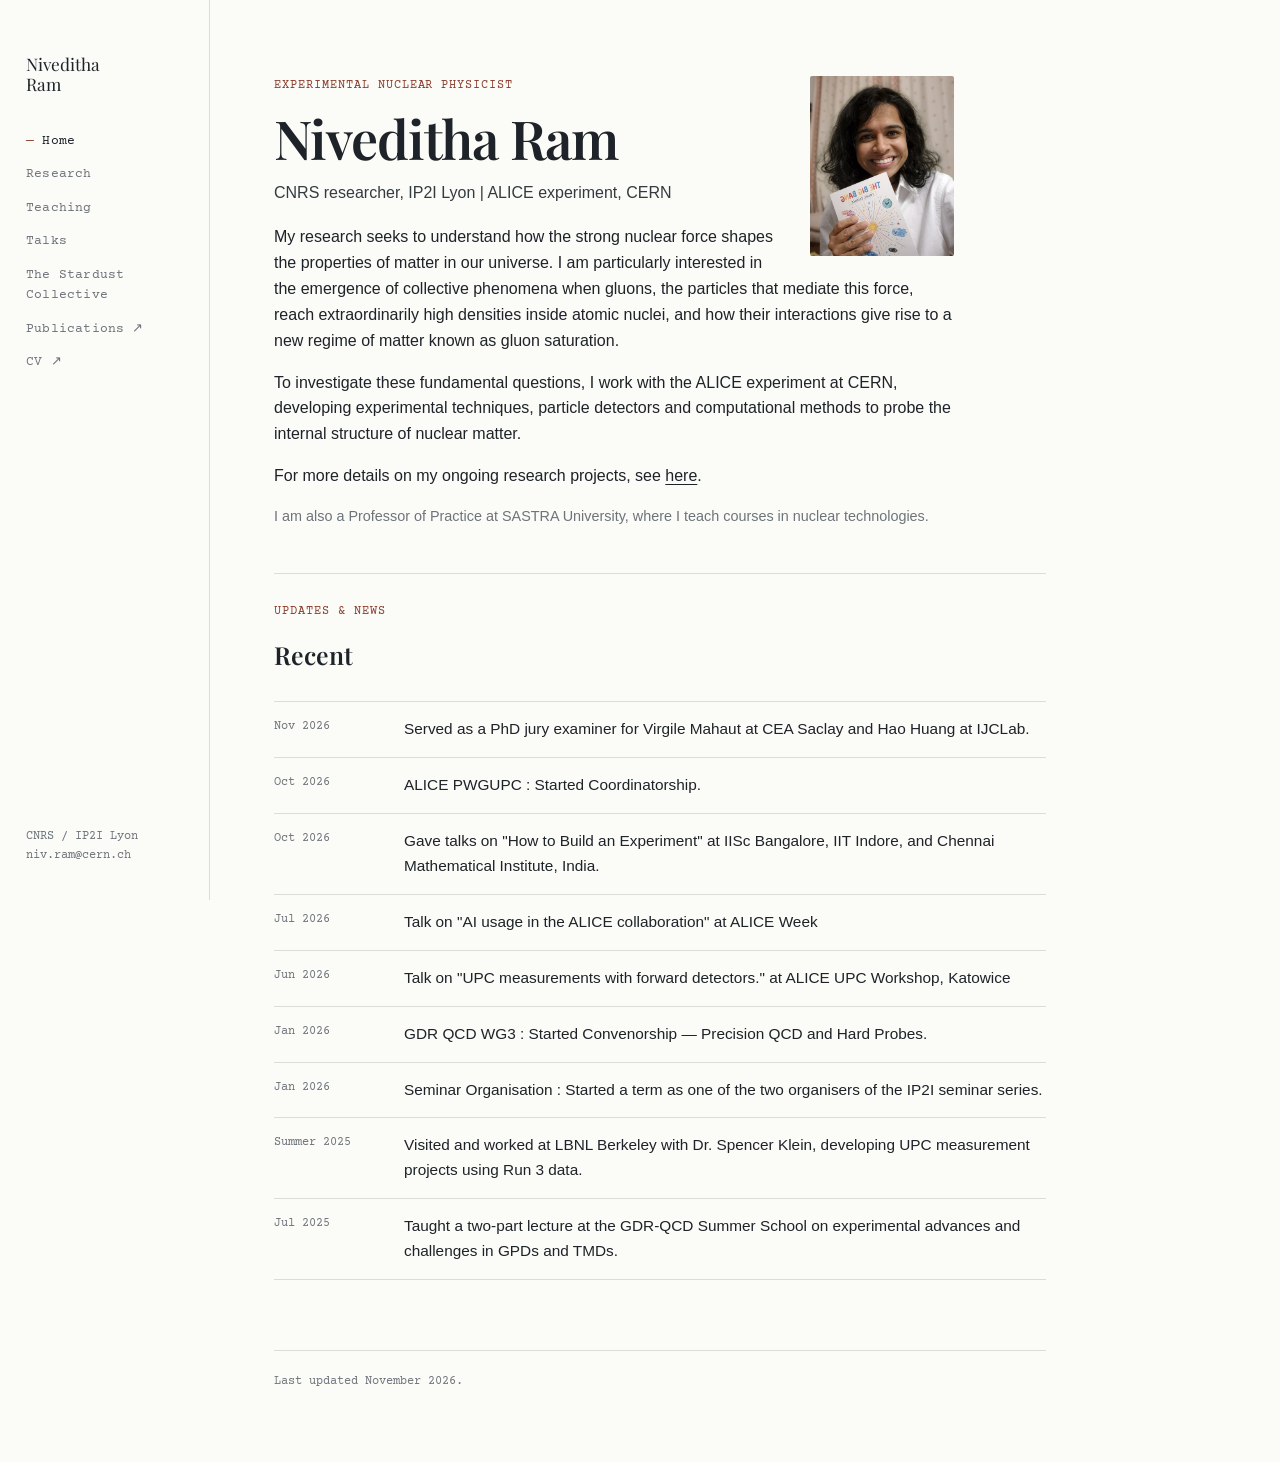
<file: index.html>
<!doctype html>
<html lang="en">
<head>
  <meta charset="utf-8">
  <meta name="viewport" content="width=device-width,initial-scale=1">
  <meta name="description" content="Niveditha Ram — experimental nuclear physicist at CNRS/IP2I Lyon.">
  <title>Niveditha Ram</title>
  <link rel="stylesheet" href="style.css?v=20261126-flow">
</head>

<body>
<div class="layout">

  <aside class="sidebar">
    <a class="site-name" href="index.html">Niveditha<br>Ram</a>

    <nav class="nav" aria-label="Main navigation">
      <a class="active" href="index.html">Home</a>
      <a href="research.html">Research</a>
      <a href="teaching.html">Teaching</a>
      <a href="talks.html">Talks</a>
      <a href="stardust.html">The Stardust Collective</a>
      <a href="https://inspirehep.net/authors/1883829" target="_blank" rel="noopener">Publications ↗</a>
      <a href="assets/Niveditha_Ramasubramanian_CV.pdf">CV ↗</a>
    </nav>

    <div class="sidebar-foot">
      CNRS / IP2I Lyon<br>
      niv.ram@cern.ch
    </div>
  </aside>

  <main class="home">

    <section class="home-intro">
      <figure class="portrait">
        <img
          src="assets/profile.jpg"
          alt="Portrait of Niveditha Ram"
          onerror="this.parentElement.style.display='none'"
        >
      </figure>

      <div class="eyebrow">Experimental Nuclear Physicist</div>

      <h1>Niveditha Ram</h1>

      <p class="lede">
        CNRS researcher, IP2I Lyon | ALICE experiment, CERN
      </p>

      <div class="prose research-overview">
        <p>
          My research seeks to understand how the strong nuclear force shapes the properties of
          matter in our universe. I am particularly interested in the emergence of collective
          phenomena when gluons, the particles that mediate this force, reach extraordinarily
          high densities inside atomic nuclei, and how their interactions give rise to a new
          regime of matter known as gluon saturation.
        </p>

        <p>
          To investigate these fundamental questions, I work with the ALICE experiment at CERN,
          developing experimental techniques, particle detectors and computational methods to
          probe the internal structure of nuclear matter.
        </p>

        <p>
          For more details on my ongoing research projects, see <a href="research.html">here</a>.
        </p>

        <p class="small">
          I am also a Professor of Practice at SASTRA University, where I teach courses in
          nuclear technologies.
        </p>
      </div>
    </section>


    <section class="section" id="news">
      <div class="eyebrow">Updates &amp; news</div>

      <h2>Recent</h2>

      <div class="news">

        <div class="news-row">
          <div class="news-date">Nov 2026</div>
          <div class="news-copy">
            Served as a PhD jury examiner for Virgile Mahaut at CEA Saclay
            and Hao Huang at IJCLab.
          </div>
        </div>

        <div class="news-row">
          <div class="news-date">Oct 2026</div>
          <div class="news-copy">
            ALICE PWGUPC : Started Coordinatorship.
          </div>
        </div>

        <div class="news-row">
          <div class="news-date">Oct 2026</div>
          <div class="news-copy">
            Gave talks on "How to Build an Experiment" at IISc Bangalore, IIT Indore,
            and Chennai Mathematical Institute, India.
          </div>
        </div>

        <div class="news-row">
          <div class="news-date">Jul 2026</div>
          <div class="news-copy">
            Talk on "AI usage in the ALICE collaboration" at ALICE Week
          </div>
        </div>

        <div class="news-row">
          <div class="news-date">Jun 2026</div>
          <div class="news-copy">
            Talk on "UPC measurements with forward detectors." at ALICE UPC Workshop, Katowice 
          </div>
        </div>

        <div class="news-row">
          <div class="news-date">Jan 2026</div>
          <div class="news-copy">
           GDR QCD WG3 : Started Convenorship — Precision QCD and Hard Probes.
          </div>
        </div>

        <div class="news-row">
          <div class="news-date">Jan 2026</div>
          <div class="news-copy">
         Seminar Organisation : Started a term as one of the two organisers of the IP2I seminar series.
          </div>
        </div>

        <div class="news-row">
          <div class="news-date">Summer 2025</div>
          <div class="news-copy">
       Visited and worked at LBNL Berkeley with Dr. Spencer Klein, developing UPC measurement projects using Run 3 data.
          </div>
        </div>

        <div class="news-row">
          <div class="news-date">Jul 2025</div>
          <div class="news-copy">
            Taught a two-part lecture at the GDR-QCD Summer School on experimental advances
            and challenges in GPDs and TMDs.
          </div>
        </div>

      </div>
    </section>


    <div class="footer">
      Last updated November 2026.
    </div>

  </main>
</div>
</body>
</html>
</file>
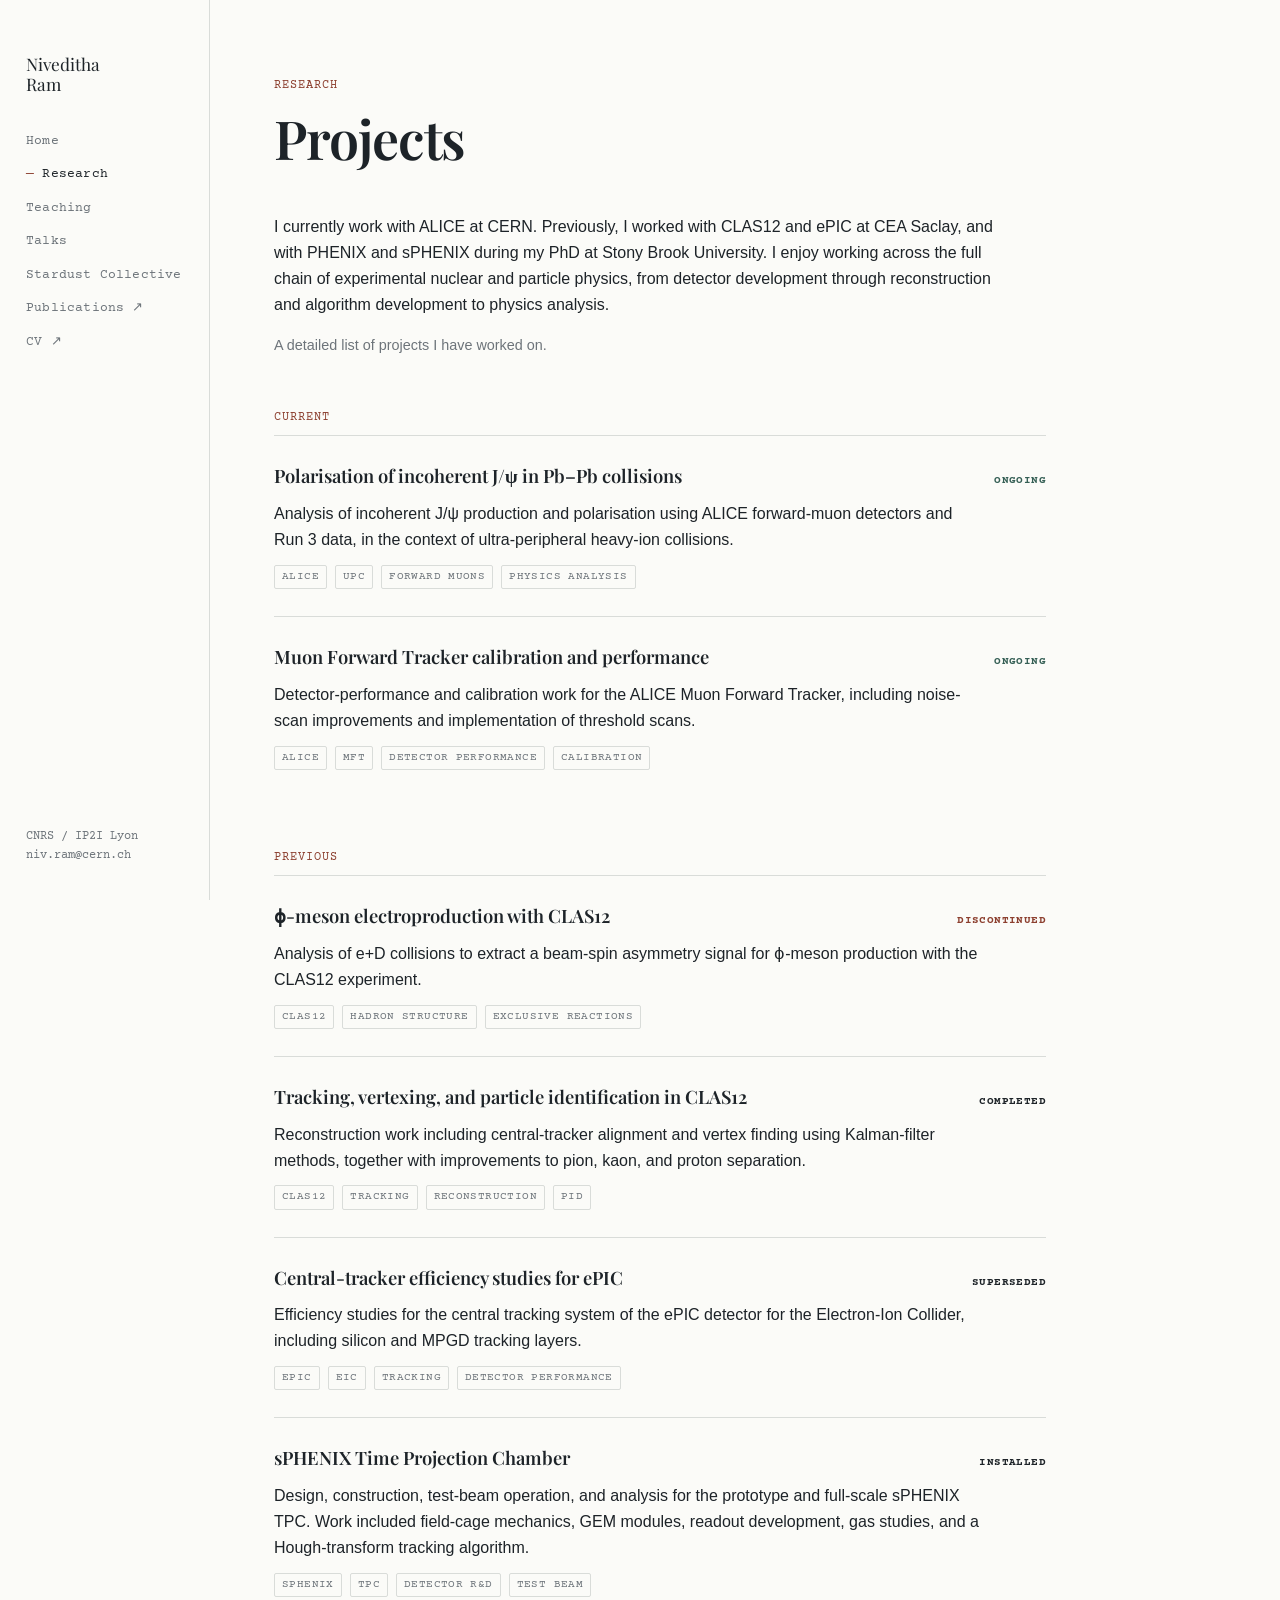
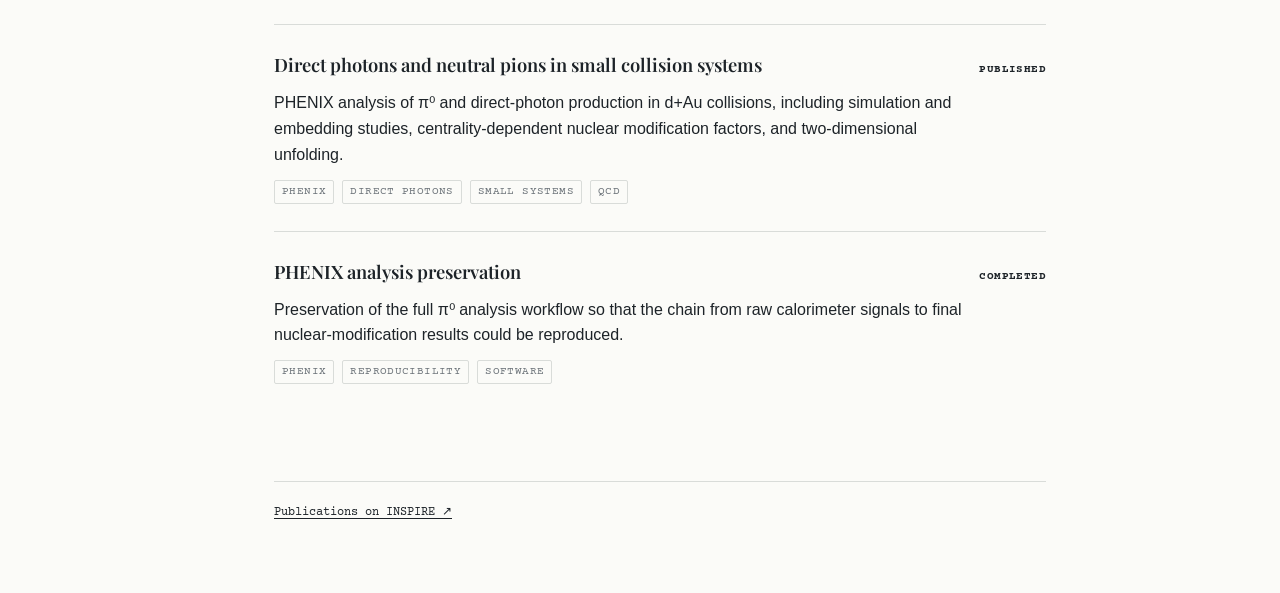
<file: research.html>
<!doctype html>
<html lang="en">
<head>
  <meta charset="utf-8">
  <meta name="viewport" content="width=device-width,initial-scale=1">
  <title>Research — Niveditha Ram</title>
  <link rel="stylesheet" href="style.css">
</head>

<body>
<div class="layout">

  <aside class="sidebar">
    <a class="site-name" href="index.html">Niveditha<br>Ram</a>

    <nav class="nav">
      <a href="index.html">Home</a>
      <a class="active" href="research.html">Research</a>
      <a href="teaching.html">Teaching</a>
      <a href="talks.html">Talks</a>
      <a href="stardust.html">Stardust Collective</a>
      <a href="https://inspirehep.net/authors/1883829" target="_blank" rel="noopener">Publications ↗</a>
      <a href="assets/Niveditha_Ramasubramanian_CV.pdf">CV ↗</a>
    </nav>

    <div class="sidebar-foot">
      CNRS / IP2I Lyon<br>
      niv.ram@cern.ch
    </div>
  </aside>

  <main>

    <header class="page-header">
      <div class="eyebrow">Research</div>
      <h1>Projects</h1>
    </header>

    <div class="prose">
      <p>
        I currently work with ALICE at CERN. Previously, I worked with CLAS12 and ePIC at
        CEA Saclay, and with PHENIX and sPHENIX during my PhD at Stony Brook University.
        I enjoy working across the full chain of experimental nuclear and particle physics,
        from detector development through reconstruction and algorithm development to physics analysis.
      </p>

      <p class="small">A detailed list of projects I have worked on.</p>
    </div>

    <div class="group-title">Current</div>

    <article class="project">
      <div class="project-top">
        <h3>Polarisation of incoherent J/ψ in Pb–Pb collisions</h3>
        <div class="meta">
          <span class="status ongoing">ongoing</span>
        </div>
      </div>

      <p>
        Analysis of incoherent J/ψ production and polarisation using ALICE forward-muon detectors
        and Run 3 data, in the context of ultra-peripheral heavy-ion collisions.
      </p>

      <div class="meta">
        <span class="tag">ALICE</span>
        <span class="tag">UPC</span>
        <span class="tag">forward muons</span>
        <span class="tag">physics analysis</span>
      </div>
    </article>


    <article class="project">
      <div class="project-top">
        <h3>Muon Forward Tracker calibration and performance</h3>
        <div class="meta">
          <span class="status ongoing">ongoing</span>
        </div>
      </div>

      <p>
        Detector-performance and calibration work for the ALICE Muon Forward Tracker,
        including noise-scan improvements and implementation of threshold scans.
      </p>

      <div class="meta">
        <span class="tag">ALICE</span>
        <span class="tag">MFT</span>
        <span class="tag">detector performance</span>
        <span class="tag">calibration</span>
      </div>
    </article>


    <div class="group-title">Previous</div>


    <article class="project">
      <div class="project-top">
        <h3>ϕ-meson electroproduction with CLAS12</h3>
        <div class="meta">
          <span class="status discontinued">discontinued</span>
        </div>
      </div>

      <p>
        Analysis of e+D collisions to extract a beam-spin asymmetry signal for ϕ-meson
        production with the CLAS12 experiment.
      </p>

      <div class="meta">
        <span class="tag">CLAS12</span>
        <span class="tag">hadron structure</span>
        <span class="tag">exclusive reactions</span>
      </div>
    </article>


    <article class="project">
      <div class="project-top">
        <h3>Tracking, vertexing, and particle identification in CLAS12</h3>
        <div class="meta">
          <span class="status completed">completed</span>
        </div>
      </div>

      <p>
        Reconstruction work including central-tracker alignment and vertex finding using
        Kalman-filter methods, together with improvements to pion, kaon, and proton separation.
      </p>

      <div class="meta">
        <span class="tag">CLAS12</span>
        <span class="tag">tracking</span>
        <span class="tag">reconstruction</span>
        <span class="tag">PID</span>
      </div>
    </article>


    <article class="project">
      <div class="project-top">
        <h3>Central-tracker efficiency studies for ePIC</h3>
        <div class="meta">
          <span class="status superseded">superseded</span>
        </div>
      </div>

      <p>
        Efficiency studies for the central tracking system of the ePIC detector for the
        Electron-Ion Collider, including silicon and MPGD tracking layers.
      </p>

      <div class="meta">
        <span class="tag">ePIC</span>
        <span class="tag">EIC</span>
        <span class="tag">tracking</span>
        <span class="tag">detector performance</span>
      </div>
    </article>


    <article class="project">
      <div class="project-top">
        <h3>sPHENIX Time Projection Chamber</h3>
        <div class="meta">
          <span class="status installed">installed</span>
        </div>
      </div>

      <p>
        Design, construction, test-beam operation, and analysis for the prototype and full-scale
        sPHENIX TPC. Work included field-cage mechanics, GEM modules, readout development,
        gas studies, and a Hough-transform tracking algorithm.
      </p>

      <div class="meta">
        <span class="tag">sPHENIX</span>
        <span class="tag">TPC</span>
        <span class="tag">detector R&amp;D</span>
        <span class="tag">test beam</span>
      </div>
    </article>


    <article class="project">
      <div class="project-top">
        <h3>Direct photons and neutral pions in small collision systems</h3>
        <div class="meta">
          <span class="status published">published</span>
        </div>
      </div>

      <p>
        PHENIX analysis of π⁰ and direct-photon production in d+Au collisions, including
        simulation and embedding studies, centrality-dependent nuclear modification factors,
        and two-dimensional unfolding.
      </p>

      <div class="meta">
        <span class="tag">PHENIX</span>
        <span class="tag">direct photons</span>
        <span class="tag">small systems</span>
        <span class="tag">QCD</span>
      </div>
    </article>


    <article class="project">
      <div class="project-top">
        <h3>PHENIX analysis preservation</h3>
        <div class="meta">
          <span class="status completed">completed</span>
        </div>
      </div>

      <p>
        Preservation of the full π⁰ analysis workflow so that the chain from raw calorimeter
        signals to final nuclear-modification results could be reproduced.
      </p>

      <div class="meta">
        <span class="tag">PHENIX</span>
        <span class="tag">reproducibility</span>
        <span class="tag">software</span>
      </div>
    </article>


    <div class="footer">
      <a href="https://inspirehep.net/authors/1883829" target="_blank" rel="noopener">
        Publications on INSPIRE ↗
      </a>
    </div>

  </main>
</div>
</body>
</html>
</file>
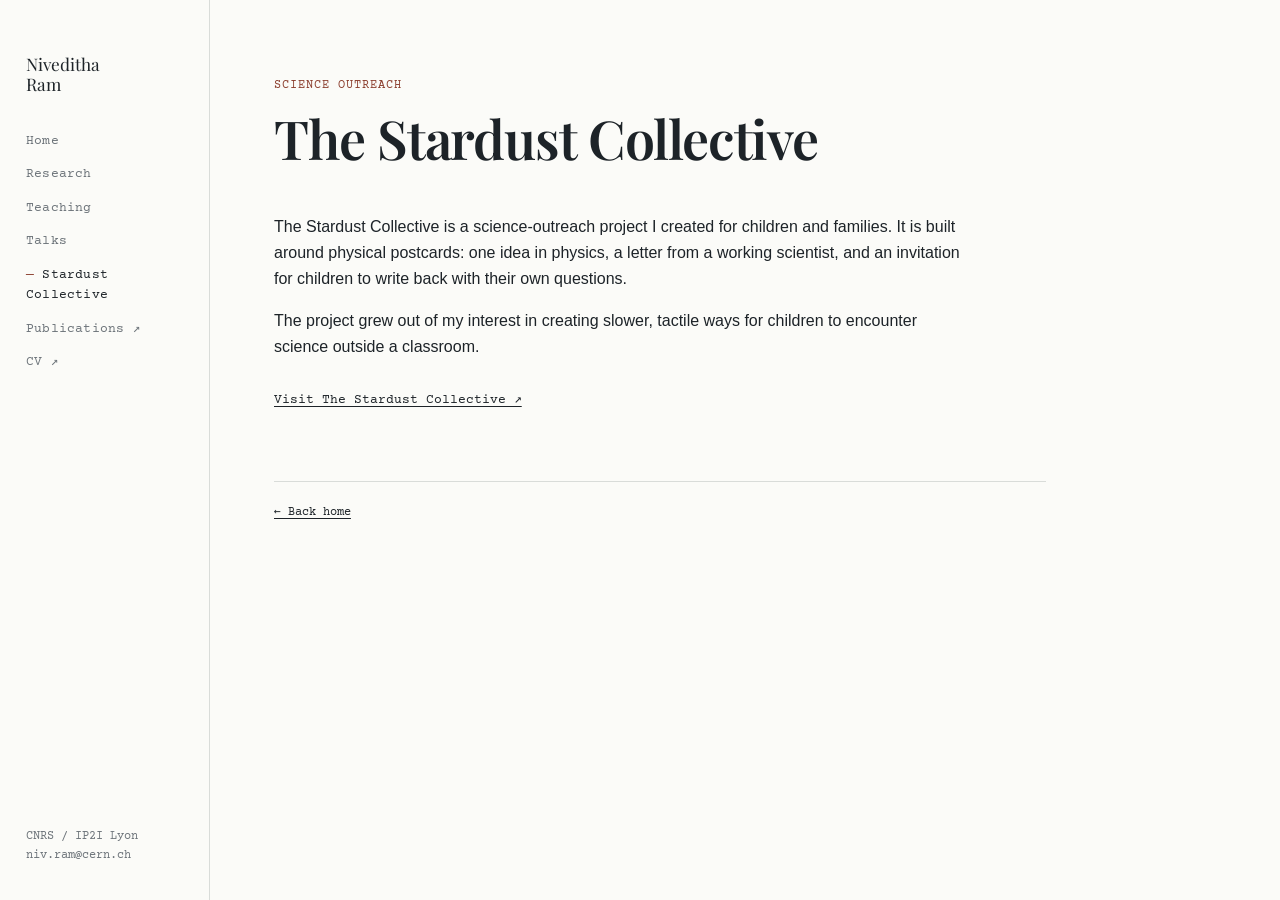
<file: stardust.html>
<!doctype html><html lang="en"><head><meta charset="utf-8"><meta name="viewport" content="width=device-width,initial-scale=1"><title>The Stardust Collective — Niveditha Ram</title><link rel="stylesheet" href="style.css"></head><body><div class="layout">
<aside class="sidebar"><a class="site-name" href="index.html">Niveditha<br>Ram</a><nav class="nav"><a href="index.html">Home</a><a href="research.html">Research</a><a href="teaching.html">Teaching</a><a href="talks.html">Talks</a><a class="active" href="stardust.html">Stardust Collective</a><a href="https://inspirehep.net/authors/1883829" target="_blank" rel="noopener">Publications ↗</a><a href="assets/Niveditha_Ramasubramanian_CV.pdf">CV ↗</a></nav><div class="sidebar-foot">CNRS / IP2I Lyon<br>niv.ram@cern.ch</div></aside>
<main><header class="page-header"><div class="eyebrow">Science outreach</div><h1>The Stardust Collective</h1></header><div class="stardust-note prose"><p>The Stardust Collective is a science-outreach project I created for children and families. It is built around physical postcards: one idea in physics, a letter from a working scientist, and an invitation for children to write back with their own questions.</p><p>The project grew out of my interest in creating slower, tactile ways for children to encounter science outside a classroom.</p><a class="stardust-link" href="https://thestardustcollective.org/" target="_blank" rel="noopener">Visit The Stardust Collective ↗</a></div><div class="footer"><a href="index.html">← Back home</a></div></main></div></body></html>
</file>
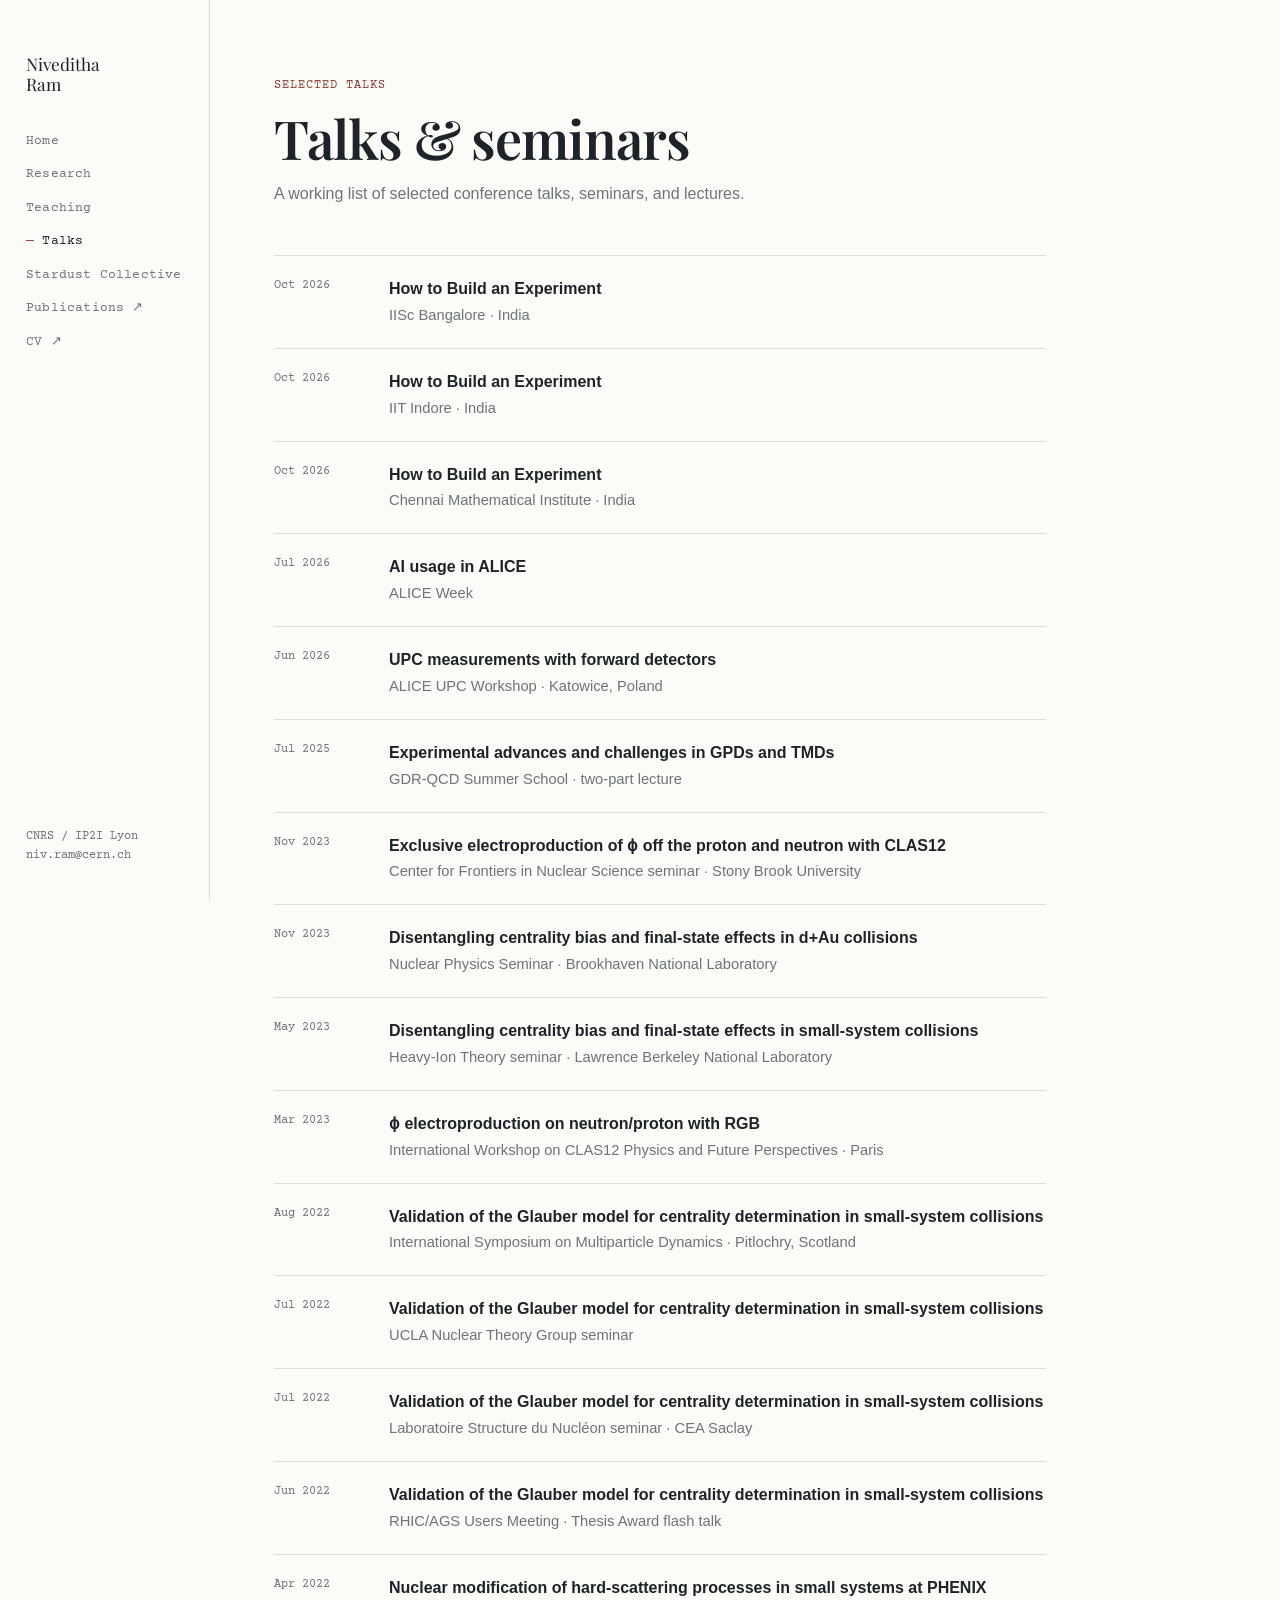
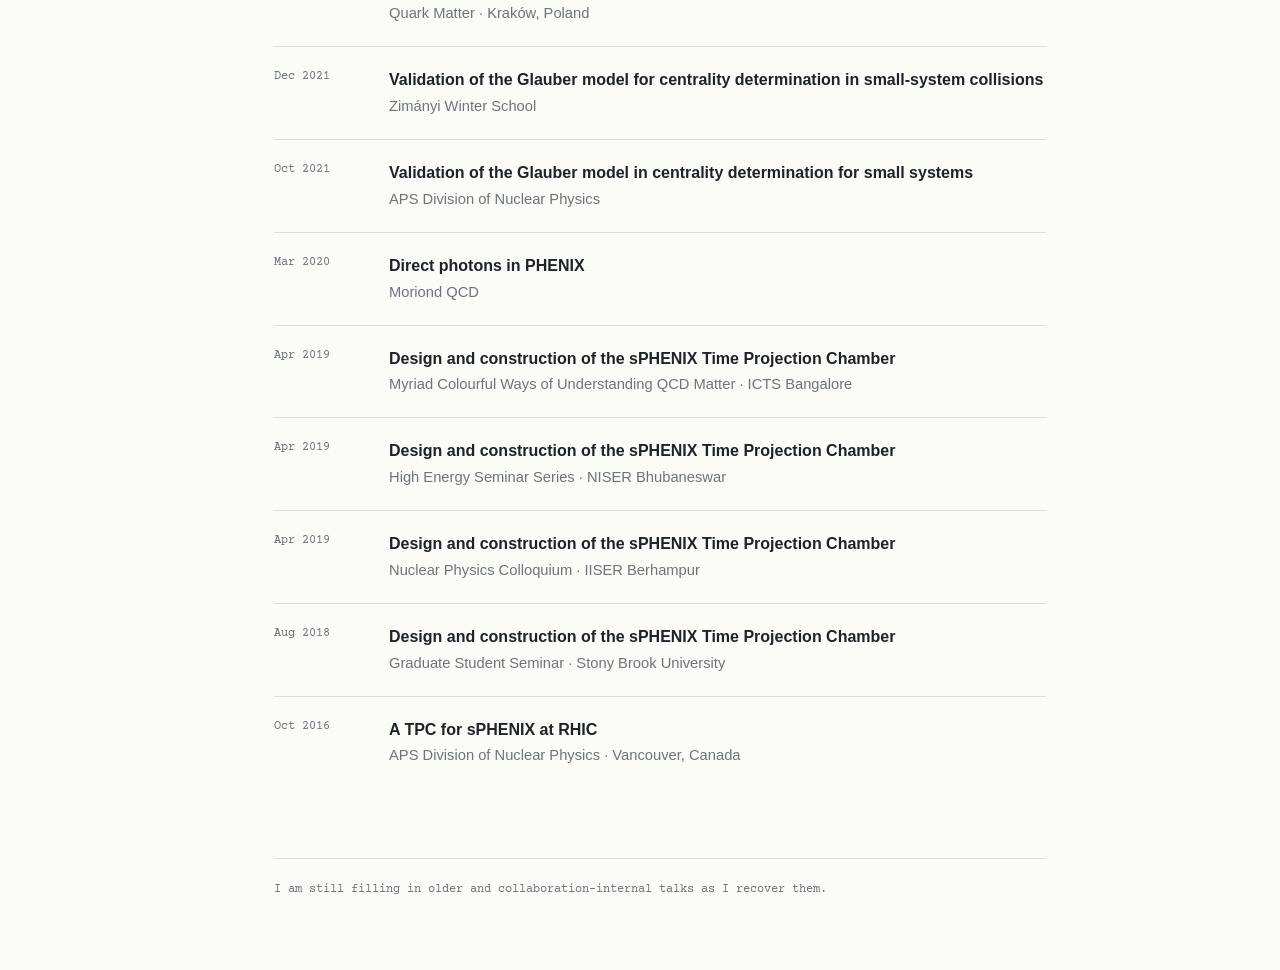
<file: talks.html>
<!doctype html><html lang="en"><head><meta charset="utf-8"><meta name="viewport" content="width=device-width,initial-scale=1"><title>Talks — Niveditha Ram</title><link rel="stylesheet" href="style.css"></head><body><div class="layout">
<aside class="sidebar"><a class="site-name" href="index.html">Niveditha<br>Ram</a><nav class="nav"><a href="index.html">Home</a><a href="research.html">Research</a><a href="teaching.html">Teaching</a><a class="active" href="talks.html">Talks</a><a href="stardust.html">Stardust Collective</a><a href="https://inspirehep.net/authors/1883829" target="_blank" rel="noopener">Publications ↗</a><a href="assets/Niveditha_Ramasubramanian_CV.pdf">CV ↗</a></nav><div class="sidebar-foot">CNRS / IP2I Lyon<br>niv.ram@cern.ch</div></aside>
<main><header class="page-header"><div class="eyebrow">Selected talks</div><h1>Talks &amp; seminars</h1><p>A working list of selected conference talks, seminars, and lectures.</p></header>
<div class="talk-row"><div class="talk-meta">Oct 2026</div><div><div class="talk-title">How to Build an Experiment</div><div class="talk-place">IISc Bangalore · India</div></div></div>
<div class="talk-row"><div class="talk-meta">Oct 2026</div><div><div class="talk-title">How to Build an Experiment</div><div class="talk-place">IIT Indore · India</div></div></div>
<div class="talk-row"><div class="talk-meta">Oct 2026</div><div><div class="talk-title">How to Build an Experiment</div><div class="talk-place">Chennai Mathematical Institute · India</div></div></div>
<div class="talk-row"><div class="talk-meta">Jul 2026</div><div><div class="talk-title">AI usage in ALICE</div><div class="talk-place">ALICE Week</div></div></div>
<div class="talk-row"><div class="talk-meta">Jun 2026</div><div><div class="talk-title">UPC measurements with forward detectors</div><div class="talk-place">ALICE UPC Workshop · Katowice, Poland</div></div></div>
<div class="talk-row"><div class="talk-meta">Jul 2025</div><div><div class="talk-title">Experimental advances and challenges in GPDs and TMDs</div><div class="talk-place">GDR-QCD Summer School · two-part lecture</div></div></div>
<div class="talk-row"><div class="talk-meta">Nov 2023</div><div><div class="talk-title">Exclusive electroproduction of ϕ off the proton and neutron with CLAS12</div><div class="talk-place">Center for Frontiers in Nuclear Science seminar · Stony Brook University</div></div></div>
<div class="talk-row"><div class="talk-meta">Nov 2023</div><div><div class="talk-title">Disentangling centrality bias and final-state effects in d+Au collisions</div><div class="talk-place">Nuclear Physics Seminar · Brookhaven National Laboratory</div></div></div>
<div class="talk-row"><div class="talk-meta">May 2023</div><div><div class="talk-title">Disentangling centrality bias and final-state effects in small-system collisions</div><div class="talk-place">Heavy-Ion Theory seminar · Lawrence Berkeley National Laboratory</div></div></div>
<div class="talk-row"><div class="talk-meta">Mar 2023</div><div><div class="talk-title">ϕ electroproduction on neutron/proton with RGB</div><div class="talk-place">International Workshop on CLAS12 Physics and Future Perspectives · Paris</div></div></div>
<div class="talk-row"><div class="talk-meta">Aug 2022</div><div><div class="talk-title">Validation of the Glauber model for centrality determination in small-system collisions</div><div class="talk-place">International Symposium on Multiparticle Dynamics · Pitlochry, Scotland</div></div></div>
<div class="talk-row"><div class="talk-meta">Jul 2022</div><div><div class="talk-title">Validation of the Glauber model for centrality determination in small-system collisions</div><div class="talk-place">UCLA Nuclear Theory Group seminar</div></div></div>
<div class="talk-row"><div class="talk-meta">Jul 2022</div><div><div class="talk-title">Validation of the Glauber model for centrality determination in small-system collisions</div><div class="talk-place">Laboratoire Structure du Nucléon seminar · CEA Saclay</div></div></div>
<div class="talk-row"><div class="talk-meta">Jun 2022</div><div><div class="talk-title">Validation of the Glauber model for centrality determination in small-system collisions</div><div class="talk-place">RHIC/AGS Users Meeting · Thesis Award flash talk</div></div></div>
<div class="talk-row"><div class="talk-meta">Apr 2022</div><div><div class="talk-title">Nuclear modification of hard-scattering processes in small systems at PHENIX</div><div class="talk-place">Quark Matter · Kraków, Poland</div></div></div>
<div class="talk-row"><div class="talk-meta">Dec 2021</div><div><div class="talk-title">Validation of the Glauber model for centrality determination in small-system collisions</div><div class="talk-place">Zimányi Winter School</div></div></div>
<div class="talk-row"><div class="talk-meta">Oct 2021</div><div><div class="talk-title">Validation of the Glauber model in centrality determination for small systems</div><div class="talk-place">APS Division of Nuclear Physics</div></div></div>
<div class="talk-row"><div class="talk-meta">Mar 2020</div><div><div class="talk-title">Direct photons in PHENIX</div><div class="talk-place">Moriond QCD</div></div></div>
<div class="talk-row"><div class="talk-meta">Apr 2019</div><div><div class="talk-title">Design and construction of the sPHENIX Time Projection Chamber</div><div class="talk-place">Myriad Colourful Ways of Understanding QCD Matter · ICTS Bangalore</div></div></div>
<div class="talk-row"><div class="talk-meta">Apr 2019</div><div><div class="talk-title">Design and construction of the sPHENIX Time Projection Chamber</div><div class="talk-place">High Energy Seminar Series · NISER Bhubaneswar</div></div></div>
<div class="talk-row"><div class="talk-meta">Apr 2019</div><div><div class="talk-title">Design and construction of the sPHENIX Time Projection Chamber</div><div class="talk-place">Nuclear Physics Colloquium · IISER Berhampur</div></div></div>
<div class="talk-row"><div class="talk-meta">Aug 2018</div><div><div class="talk-title">Design and construction of the sPHENIX Time Projection Chamber</div><div class="talk-place">Graduate Student Seminar · Stony Brook University</div></div></div>
<div class="talk-row"><div class="talk-meta">Oct 2016</div><div><div class="talk-title">A TPC for sPHENIX at RHIC</div><div class="talk-place">APS Division of Nuclear Physics · Vancouver, Canada</div></div></div>
<div class="footer">I am still filling in older and collaboration-internal talks as I recover them.</div></main></div></body></html>
</file>
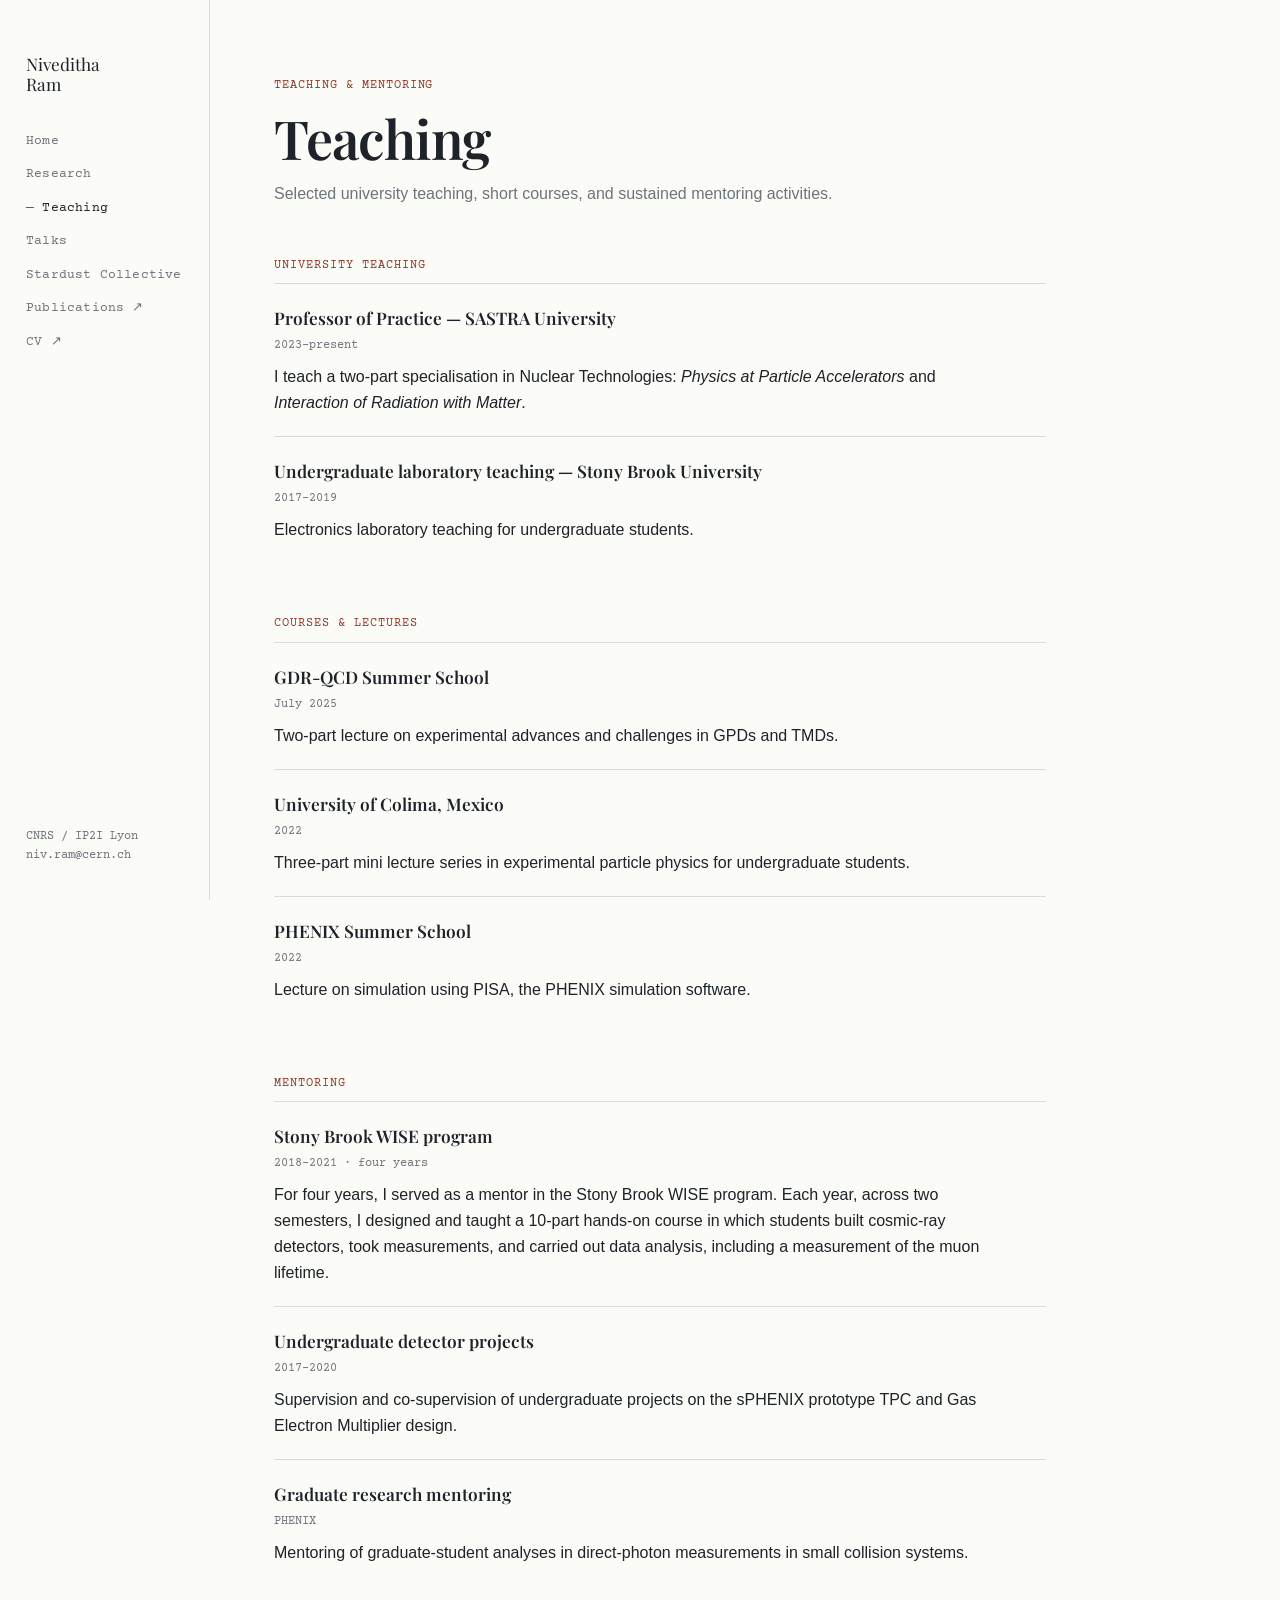
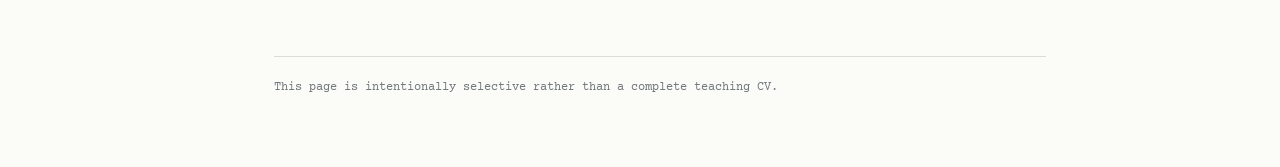
<file: teaching.html>
<!doctype html><html lang="en"><head><meta charset="utf-8"><meta name="viewport" content="width=device-width,initial-scale=1"><title>Teaching — Niveditha Ram</title><link rel="stylesheet" href="style.css"></head><body><div class="layout">
<aside class="sidebar"><a class="site-name" href="index.html">Niveditha<br>Ram</a><nav class="nav"><a href="index.html">Home</a><a href="research.html">Research</a><a class="active" href="teaching.html">Teaching</a><a href="talks.html">Talks</a><a href="stardust.html">Stardust Collective</a><a href="https://inspirehep.net/authors/1883829" target="_blank" rel="noopener">Publications ↗</a><a href="assets/Niveditha_Ramasubramanian_CV.pdf">CV ↗</a></nav><div class="sidebar-foot">CNRS / IP2I Lyon<br>niv.ram@cern.ch</div></aside>
<main><header class="page-header"><div class="eyebrow">Teaching &amp; mentoring</div><h1>Teaching</h1><p>Selected university teaching, short courses, and sustained mentoring activities.</p></header>
<div class="group-title">University teaching</div>
<section class="teach-item"><h3>Professor of Practice — SASTRA University</h3><div class="teach-meta">2023–present</div><p>I teach a two-part specialisation in Nuclear Technologies: <em>Physics at Particle Accelerators</em> and <em>Interaction of Radiation with Matter</em>.</p></section>
<section class="teach-item"><h3>Undergraduate laboratory teaching — Stony Brook University</h3><div class="teach-meta">2017–2019</div><p>Electronics laboratory teaching for undergraduate students.</p></section>
<div class="group-title">Courses &amp; lectures</div>
<section class="teach-item"><h3>GDR-QCD Summer School</h3><div class="teach-meta">July 2025</div><p>Two-part lecture on experimental advances and challenges in GPDs and TMDs.</p></section>
<section class="teach-item"><h3>University of Colima, Mexico</h3><div class="teach-meta">2022</div><p>Three-part mini lecture series in experimental particle physics for undergraduate students.</p></section>
<section class="teach-item"><h3>PHENIX Summer School</h3><div class="teach-meta">2022</div><p>Lecture on simulation using PISA, the PHENIX simulation software.</p></section>
<div class="group-title">Mentoring</div>
<section class="teach-item"><h3>Stony Brook WISE program</h3><div class="teach-meta">2018–2021 · four years</div><p>For four years, I served as a mentor in the Stony Brook WISE program. Each year, across two semesters, I designed and taught a 10-part hands-on course in which students built cosmic-ray detectors, took measurements, and carried out data analysis, including a measurement of the muon lifetime.</p></section>
<section class="teach-item"><h3>Undergraduate detector projects</h3><div class="teach-meta">2017–2020</div><p>Supervision and co-supervision of undergraduate projects on the sPHENIX prototype TPC and Gas Electron Multiplier design.</p></section>
<section class="teach-item"><h3>Graduate research mentoring</h3><div class="teach-meta">PHENIX</div><p>Mentoring of graduate-student analyses in direct-photon measurements in small collision systems.</p></section>
<div class="footer">This page is intentionally selective rather than a complete teaching CV.</div></main></div></body></html>
</file>
<file: style.css>
@import url('https://fonts.googleapis.com/css2?family=Courier+Prime:wght@400;700&family=Playfair+Display:wght@500;600&display=swap');

:root{
  --bg:#fbfbf8;
  --ink:#1d2328;
  --muted:#6d747a;
  --line:#d9dcd9;
  --accent:#8c3f2f;
  --soft:#f1f1ed;
  --ongoing:#355f55;
  --completed:#747a7d;
  --discontinued:#8c3f2f;
  --superseded:#8a7652;
  --installed:#355f55;
  --published:#4e5f7a;
}
*{box-sizing:border-box}
html{scroll-behavior:smooth}
body{margin:0;background:var(--bg);color:var(--ink);font-family:Arial,Helvetica,sans-serif;font-size:16px;line-height:1.62}
a{color:var(--ink);text-decoration-thickness:1px;text-underline-offset:3px}
a:hover{color:var(--accent)}
.layout{min-height:100vh;display:grid;grid-template-columns:210px minmax(0,1fr)}
.sidebar{position:fixed;inset:0 auto 0 0;width:210px;padding:54px 26px 34px;border-right:1px solid var(--line);display:flex;flex-direction:column;background:var(--bg)}
.site-name{font-family:'Playfair Display',serif;font-size:1.08rem;line-height:1.15;text-decoration:none;margin-bottom:34px}
.nav{display:flex;flex-direction:column;gap:7px}.nav a{font-family:'Courier Prime',monospace;font-size:.79rem;letter-spacing:.015em;text-decoration:none;color:var(--muted);padding:3px 0}.nav a:hover,.nav a.active{color:var(--ink)}.nav a.active::before{content:'— ';color:var(--accent)}
.sidebar-foot{margin-top:auto;font-family:'Courier Prime',monospace;font-size:.73rem;color:var(--muted)}
main{grid-column:2;max-width:900px;width:100%;padding:76px 64px 70px}
.eyebrow{font-family:'Courier Prime',monospace;font-size:.76rem;text-transform:uppercase;letter-spacing:.08em;color:var(--accent);margin-bottom:14px}
h1,h2,h3{font-family:'Playfair Display',serif;font-weight:600;margin:0;color:var(--ink)}
h1{font-size:clamp(2.05rem,4.2vw,3.45rem);line-height:1.05;letter-spacing:-.02em}
h2{font-size:1.55rem;margin-bottom:16px}h3{font-size:1.08rem}
.lede{font-size:1.11rem;max-width:690px;color:#333b40;margin:22px 0 0}
.intro-grid{display:grid;grid-template-columns:minmax(0,1fr) 180px;gap:42px;align-items:start}.portrait{width:180px;margin:0}.portrait img{width:100%;height:auto;display:block;border-radius:2px}.portrait figcaption{font-family:'Courier Prime',monospace;font-size:.68rem;color:var(--muted);margin-top:6px}
.quicklinks{display:flex;gap:18px;flex-wrap:wrap;margin-top:26px;font-family:'Courier Prime',monospace;font-size:.78rem}.quicklinks a{text-decoration:none;border-bottom:1px solid var(--line);padding-bottom:2px}
.section{padding-top:58px;margin-top:58px;border-top:1px solid var(--line)}
.home .lede{font-size:1rem;margin-top:14px}
.home .section{padding-top:28px;margin-top:28px}
.home-intro{display:flow-root;max-width:680px}
.home-intro .portrait{float:right;width:144px;margin:0 0 16px 28px}
.home .research-overview{padding-top:0;margin-top:18px;border-top:0;max-width:none}
.prose{max-width:720px}.prose p{margin:0 0 16px}.small{font-size:.9rem;color:var(--muted)}
.news{margin-top:26px}.news-row{display:grid;grid-template-columns:110px 1fr;gap:20px;padding:15px 0;border-top:1px solid var(--line)}.news-row:last-child{border-bottom:1px solid var(--line)}.news-date{font-family:'Courier Prime',monospace;font-size:.76rem;color:var(--muted)}.news-copy{font-size:.96rem}.news-copy strong{font-weight:600}
.page-header{max-width:760px;margin-bottom:48px}.page-header p{color:var(--muted);max-width:650px;margin-top:15px}
.project{padding:25px 0 27px;border-top:1px solid var(--line)}.project:last-child{border-bottom:1px solid var(--line)}.project-top{display:flex;justify-content:space-between;gap:20px;align-items:baseline}.project h3{font-size:1.15rem}.project p{max-width:710px;margin:10px 0 12px}.meta{display:flex;gap:8px;flex-wrap:wrap;font-family:'Courier Prime',monospace;font-size:.7rem;text-transform:uppercase;letter-spacing:.035em}.tag{padding:2px 7px;border:1px solid var(--line);border-radius:2px;color:var(--muted)}.status{font-weight:700}.status.ongoing{color:var(--ongoing)}.status.complete{color:var(--complete)}.status.discontinued{color:var(--discontinued)}
.group-title{font-family:'Courier Prime',monospace;font-size:.78rem;text-transform:uppercase;letter-spacing:.08em;color:var(--accent);margin:50px 0 8px}.group-title:first-of-type{margin-top:0}
.teach-item,.talk-row{padding:20px 0;border-top:1px solid var(--line)}.teach-item:last-child,.talk-row:last-child{border-bottom:1px solid var(--line)}.teach-item h3{margin-bottom:4px}.teach-meta,.talk-meta{font-family:'Courier Prime',monospace;font-size:.74rem;color:var(--muted)}.teach-item p{max-width:710px;margin:9px 0 0}.talk-row{display:grid;grid-template-columns:95px 1fr;gap:20px}.talk-title{font-weight:600}.talk-place{color:var(--muted);font-size:.92rem;margin-top:2px}
.stardust-note{max-width:700px}.stardust-link{display:inline-block;margin-top:14px;font-family:'Courier Prime',monospace;font-size:.8rem}
.footer{margin-top:70px;padding-top:22px;border-top:1px solid var(--line);font-family:'Courier Prime',monospace;font-size:.72rem;color:var(--muted)}
@media(max-width:760px){.layout{display:block}.sidebar{position:static;width:auto;height:auto;border-right:0;border-bottom:1px solid var(--line);padding:22px 20px 17px}.site-name{margin-bottom:15px}.nav{flex-direction:row;gap:15px;overflow-x:auto;white-space:nowrap;padding-bottom:2px}.sidebar-foot{display:none}main{padding:42px 22px 55px;max-width:none}.intro-grid{grid-template-columns:1fr}.portrait{width:145px;order:-1}.news-row,.talk-row{grid-template-columns:1fr;gap:4px}.project-top{display:block}.project-top .meta{margin-top:8px}}

@media(max-width:760px){.home-intro .portrait{float:none;width:112px;margin:0 0 20px}}
</file>
